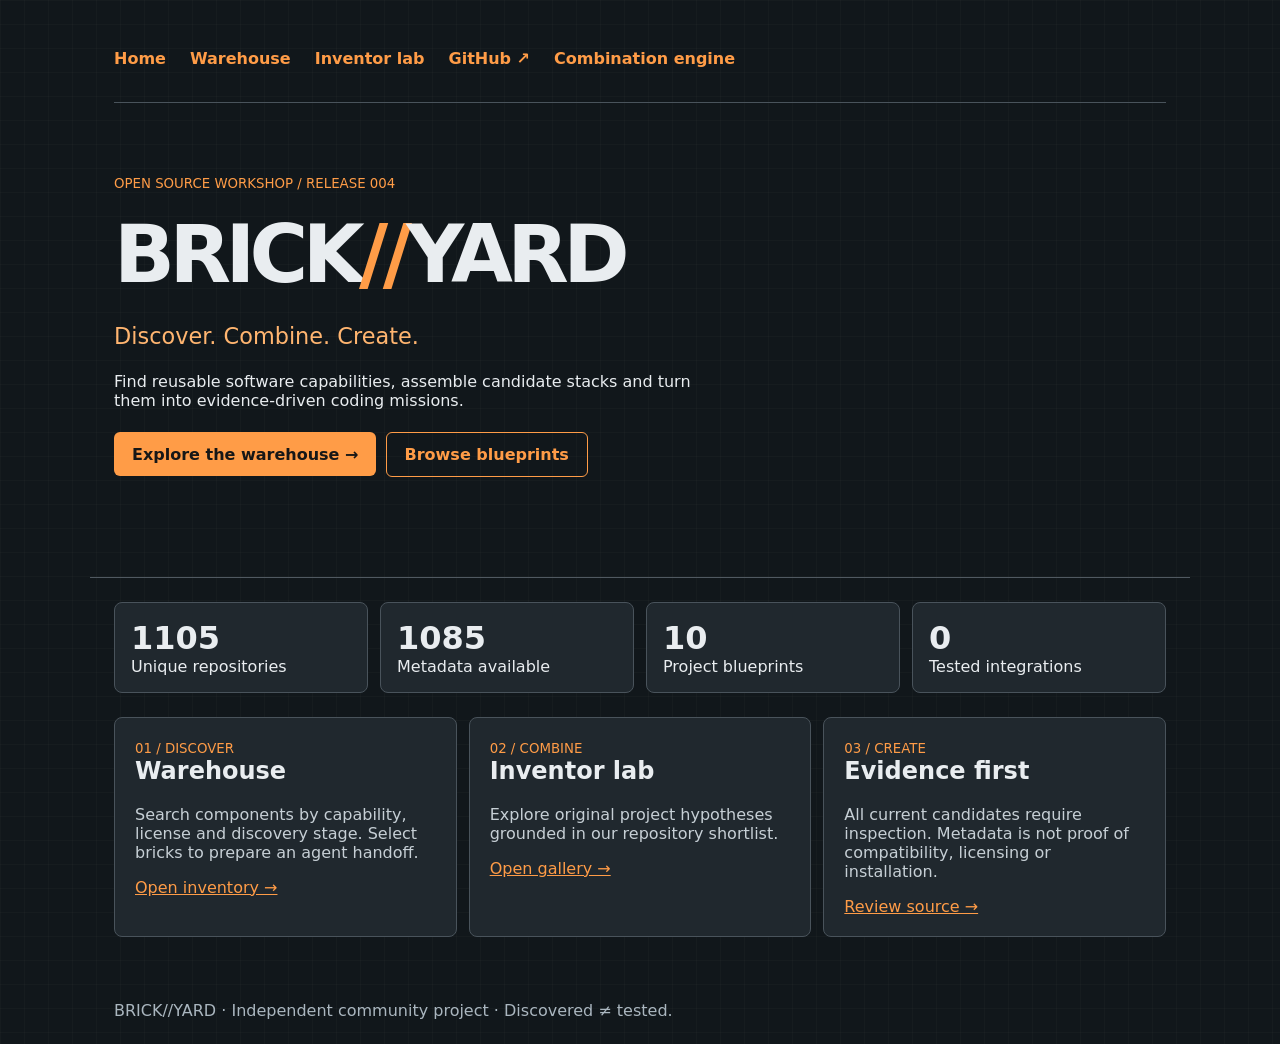
<file: docs/index.html>
<!doctype html><html lang="en"><head><meta charset="utf-8"><meta name="viewport" content="width=device-width,initial-scale=1"><title>BRICK//YARD — Open source workshop</title><link rel="stylesheet" href="style.css"><script defer src="home.js"></script></head><body><header><nav aria-label="Main navigation"><a href="index.html">Home</a><a href="warehouse.html">Warehouse</a><a href="inventor.html">Inventor lab</a><a href="https://github.com/ReidMaxim/BRICK-YARD">GitHub ↗</a><a href="combine.html">Combination engine</a></nav><div class="hero"><small>OPEN SOURCE WORKSHOP / RELEASE 004</small><h1>BRICK<span>//</span>YARD</h1><p class="lead">Discover. Combine. Create.</p><p>Find reusable software capabilities, assemble candidate stacks and turn them into evidence-driven coding missions.</p><a class="cta" href="warehouse.html">Explore the warehouse →</a> <a class="cta secondary" href="inventor.html">Browse blueprints</a></div></header><main><section aria-label="Inventory statistics" class="stats" id="stats" aria-live="polite">Loading inventory…</section><section class="grid"><article><small>01 / DISCOVER</small><h2>Warehouse</h2><p>Search components by capability, license and discovery stage. Select bricks to prepare an agent handoff.</p><a href="warehouse.html">Open inventory →</a></article><article><small>02 / COMBINE</small><h2>Inventor lab</h2><p>Explore original project hypotheses grounded in our repository shortlist.</p><a href="inventor.html">Open gallery →</a></article><article><small>03 / CREATE</small><h2>Evidence first</h2><p>All current candidates require inspection. Metadata is not proof of compatibility, licensing or installation.</p><a href="https://github.com/ReidMaxim/BRICK-YARD">Review source →</a></article></section></main><footer>BRICK//YARD · Independent community project · Discovered ≠ tested.</footer></body></html>
</file>
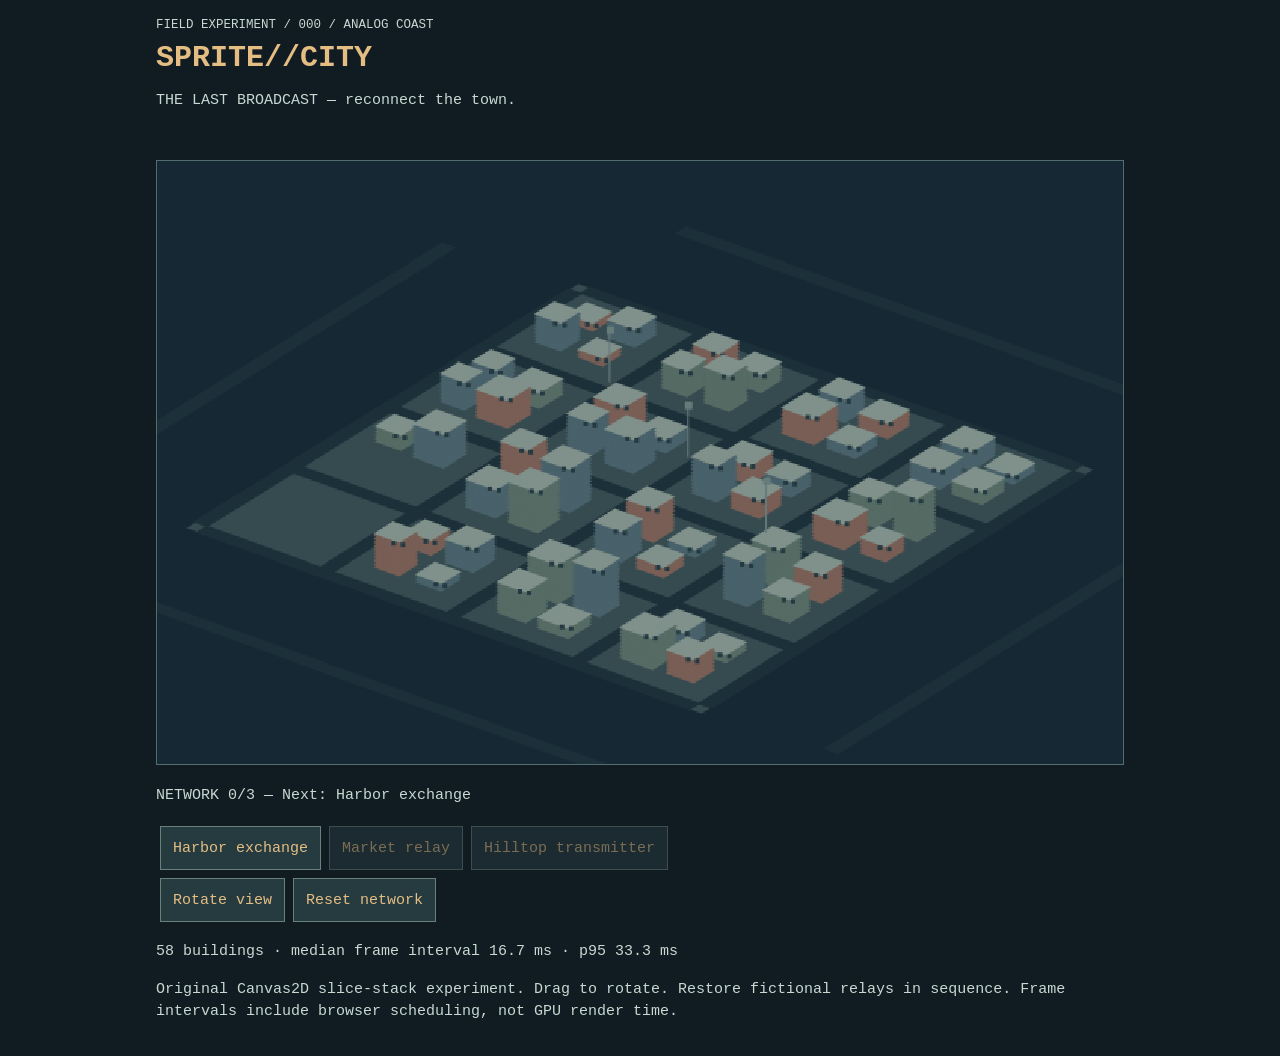
<file: experiments/sprite-city/index.html>
<!doctype html><html lang="en"><meta charset="utf-8"><meta name="viewport" content="width=device-width,initial-scale=1"><title>SPRITE//CITY — The Last Broadcast</title><style> *{box-sizing:border-box}body{margin:0;background:#101b22;color:#c7d9d0;font:15px monospace}header,main{max-width:1000px;margin:auto;padding:16px}h1{color:#e4bd83;margin:8px 0}canvas{width:100%;aspect-ratio:16/10;background:#152833;image-rendering:pixelated;touch-action:none;border:1px solid #526c70}button{background:#263b40;color:#e4bd83;border:1px solid #68827b;padding:12px;margin:4px;font:inherit;min-height:44px}button:disabled{opacity:.5}p{line-height:1.5}</style><header><small>FIELD EXPERIMENT / 000 / ANALOG COAST</small><h1>SPRITE//CITY</h1><p>THE LAST BROADCAST — reconnect the town.</p></header><main><canvas id="city" width="640" height="400" aria-label="Rotatable miniature city"></canvas><p id="signal" role="status"></p><div id="relays"></div><button id="rotate">Rotate view</button><button id="reset">Reset network</button><p id="metric"></p><p>Original Canvas2D slice-stack experiment. Drag to rotate. Restore fictional relays in sequence. Frame intervals include browser scheduling, not GPU render time.</p></main><script src="city.js"></script></html>
</file>
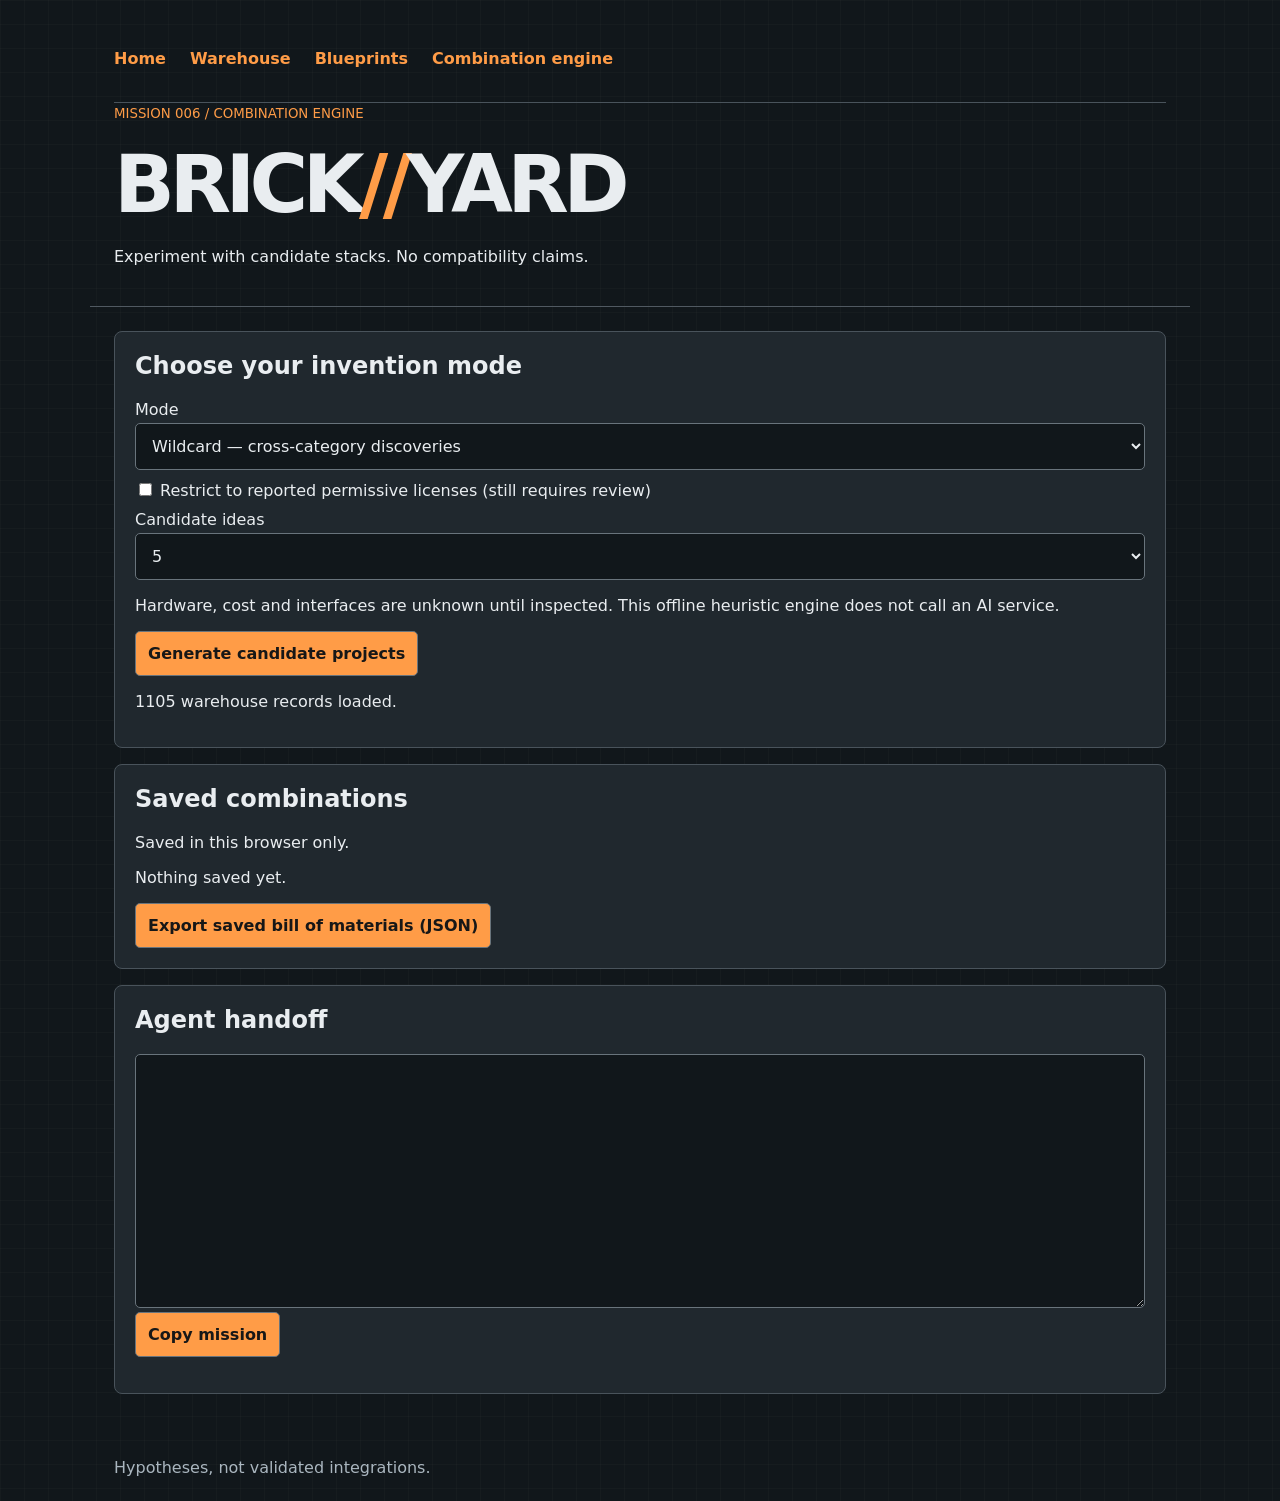
<file: docs/combine.html>
<!doctype html><html lang="en"><head><meta charset="utf-8"><meta name="viewport" content="width=device-width,initial-scale=1"><title>BRICK//YARD — Combination Engine</title><link rel="stylesheet" href="style.css"><script defer src="combine-core.js"></script><script defer src="combine-ui.js"></script></head><body><header><nav aria-label="Main navigation"><a href="index.html">Home</a><a href="warehouse.html">Warehouse</a><a href="inventor.html">Blueprints</a><a href="combine.html" aria-current="page">Combination engine</a></nav><small>MISSION 006 / COMBINATION ENGINE</small><h1>BRICK<span>//</span>YARD</h1><p>Experiment with candidate stacks. No compatibility claims.</p></header><main><section class="panel"><h2>Choose your invention mode</h2><label for="mode">Mode</label><select id="mode"><option value="wildcard">Wildcard — cross-category discoveries</option><option value="architect">Architect — match a project goal</option><option value="challenge">LEGO Challenge — choose 3–5 bricks</option></select><div id="goalbox" hidden><label for="goal">Describe your project</label><textarea id="goal" rows="3" placeholder="Local video and animation dashboard"></textarea></div><div id="pickbox" hidden><label for="picksearch">Find bricks to select</label><input id="picksearch" placeholder="Search repository or capability"><p id="selected" role="status"></p><div id="picker" class="picklist"></div></div><label><input type="checkbox" id="permissive"> Restrict to reported permissive licenses (still requires review)</label><label for="amount">Candidate ideas</label><select id="amount"><option value="5">5</option><option value="10">10</option></select><p>Hardware, cost and interfaces are unknown until inspected. This offline heuristic engine does not call an AI service.</p><button id="generate" disabled>Generate candidate projects</button><p id="notice" role="status">Loading warehouse…</p></section><section id="ideas" class="grid"></section><section class="panel"><h2>Saved combinations</h2><p>Saved in this browser only.</p><div id="saved"></div><button id="export">Export saved bill of materials (JSON)</button></section><section class="panel"><h2>Agent handoff</h2><textarea id="handoff" rows="12" readonly aria-label="Mission prompt"></textarea><button id="copy">Copy mission</button><p id="copyStatus" role="status"></p></section></main><footer>Hypotheses, not validated integrations.</footer></body></html>
</file>
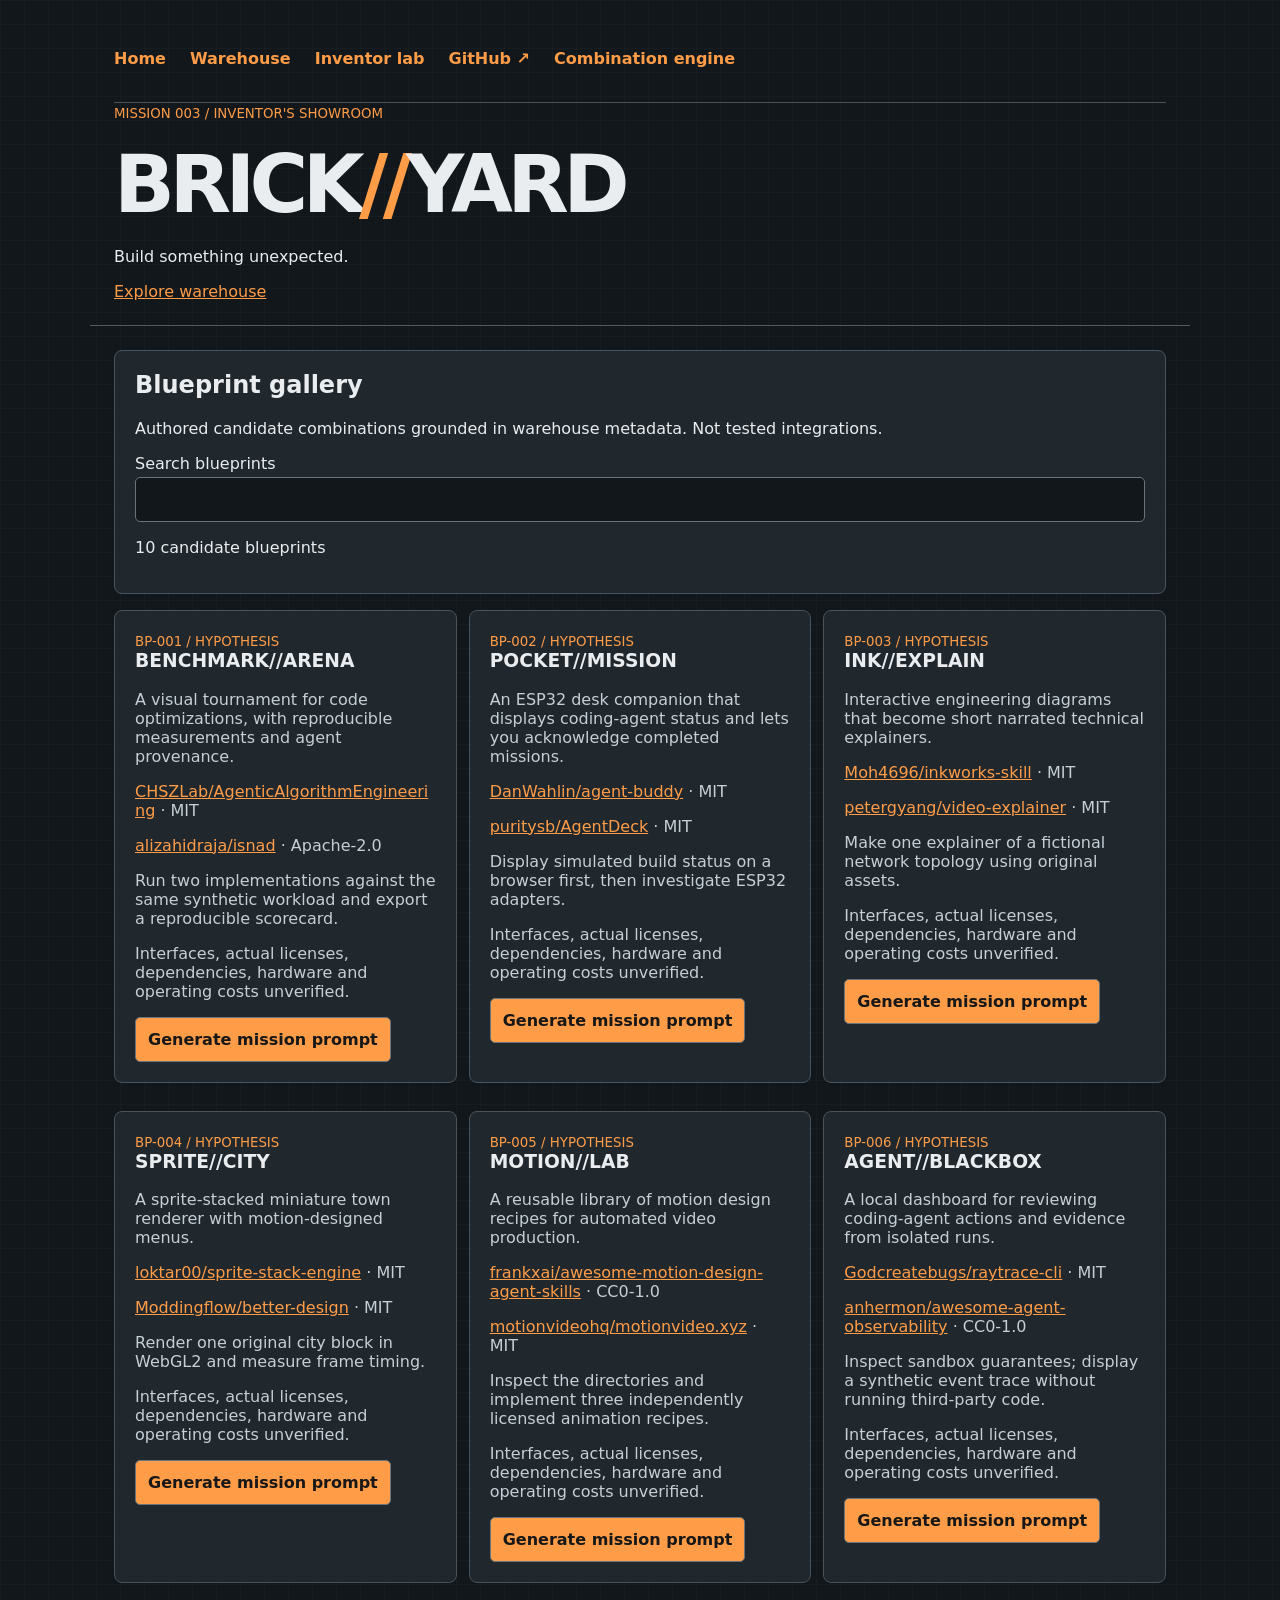
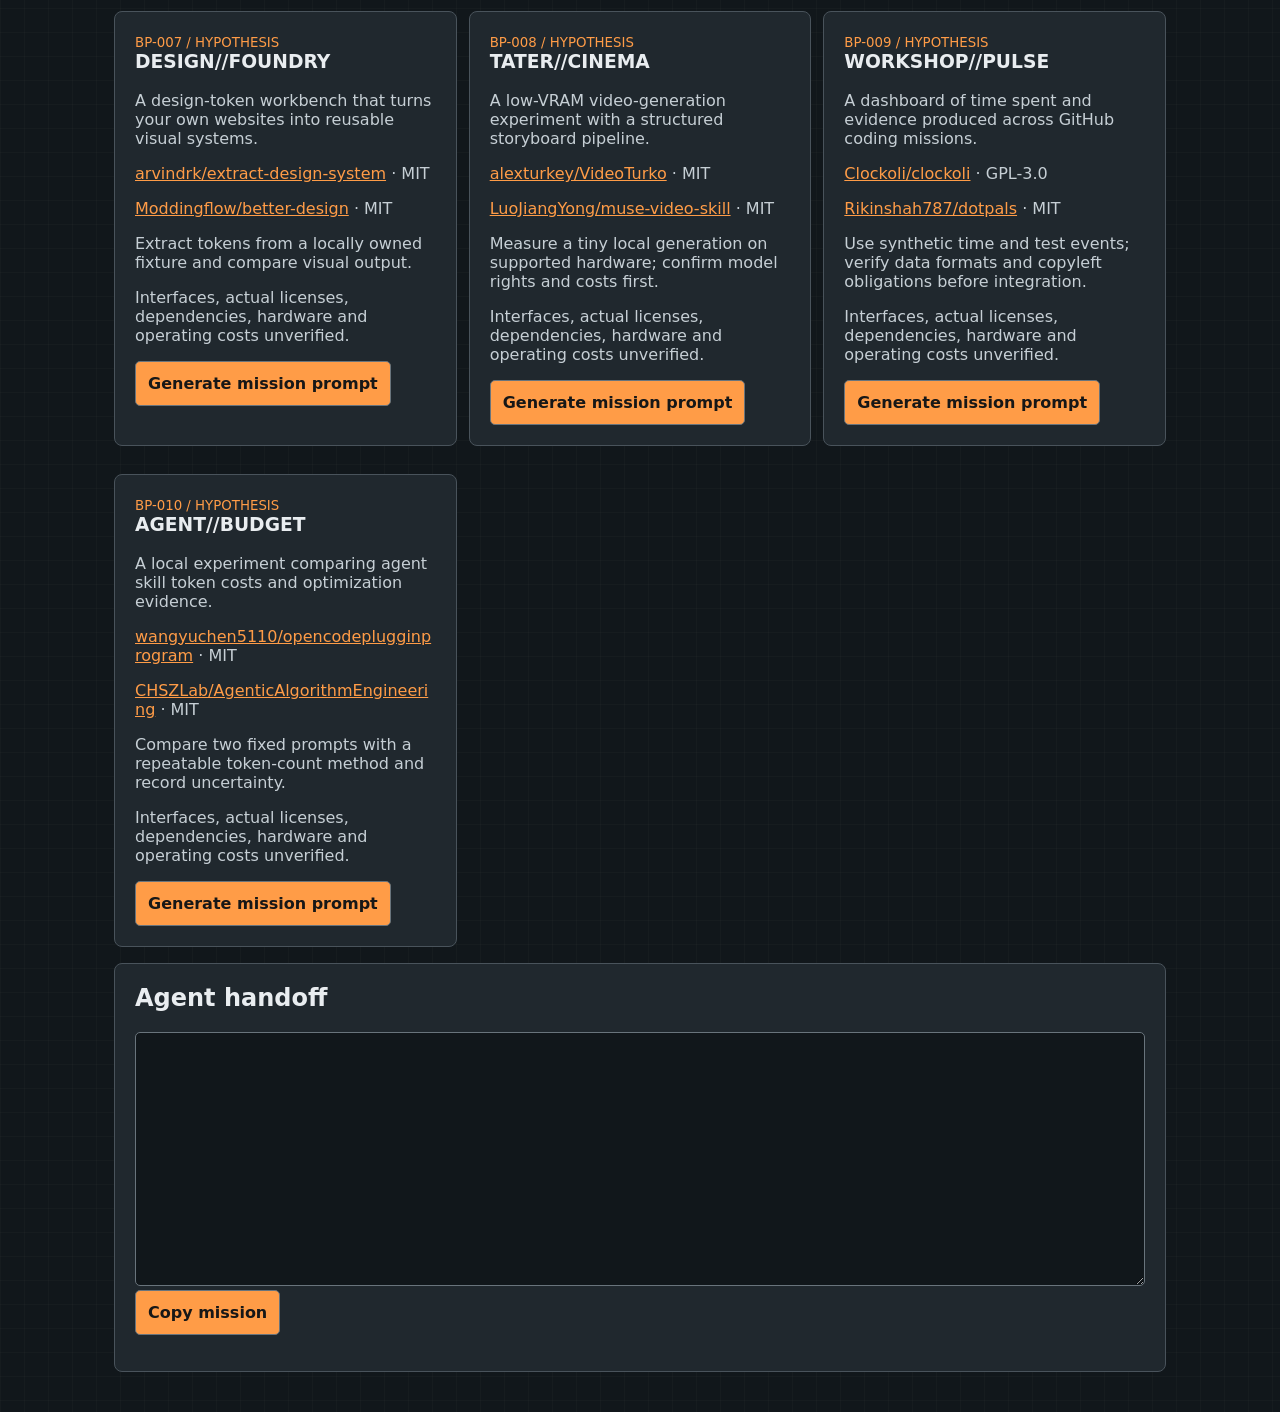
<file: docs/inventor.html>
<!doctype html><html lang="en"><head><meta charset="utf-8"><meta name="viewport" content="width=device-width,initial-scale=1"><title>BRICK//YARD Inventor</title><link rel="stylesheet" href="style.css"><script defer src="inventor.js"></script></head><body><header><nav aria-label="Main navigation"><a href="index.html">Home</a><a href="warehouse.html">Warehouse</a><a href="inventor.html">Inventor lab</a><a href="https://github.com/ReidMaxim/BRICK-YARD">GitHub ↗</a><a href="combine.html">Combination engine</a></nav><small>MISSION 003 / INVENTOR'S SHOWROOM</small><h1>BRICK<span>//</span>YARD</h1><p>Build something unexpected.</p><a href="warehouse.html">Explore warehouse</a></header><main><section class="panel"><h2>Blueprint gallery</h2><p>Authored candidate combinations grounded in warehouse metadata. Not tested integrations.</p><label for="q">Search blueprints</label><input id="q"><p id="status" role="status"></p></section><section id="gallery" class="grid"></section><section class="panel"><h2>Agent handoff</h2><textarea id="handoff" rows="12" readonly aria-label="Mission prompt"></textarea><button id="copy">Copy mission</button><p id="copystatus" role="status"></p></section></main></body></html>
</file>
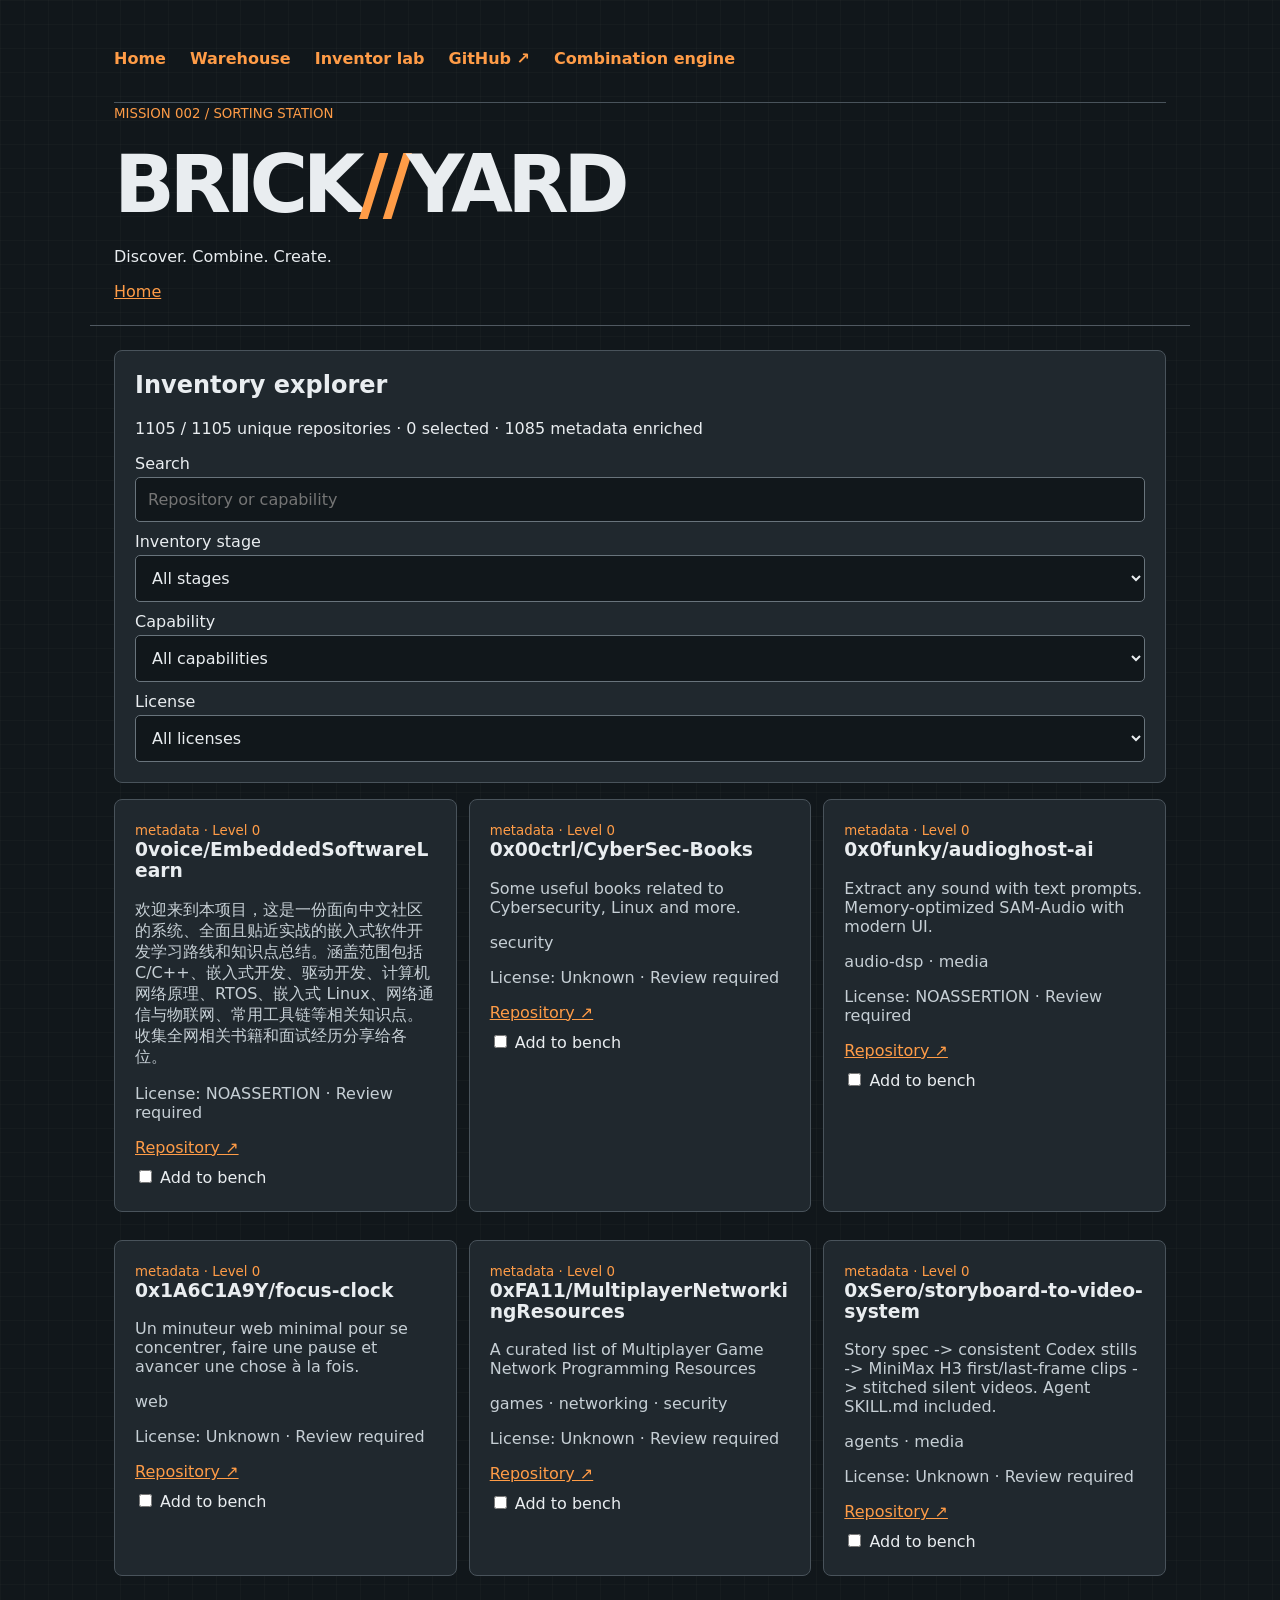
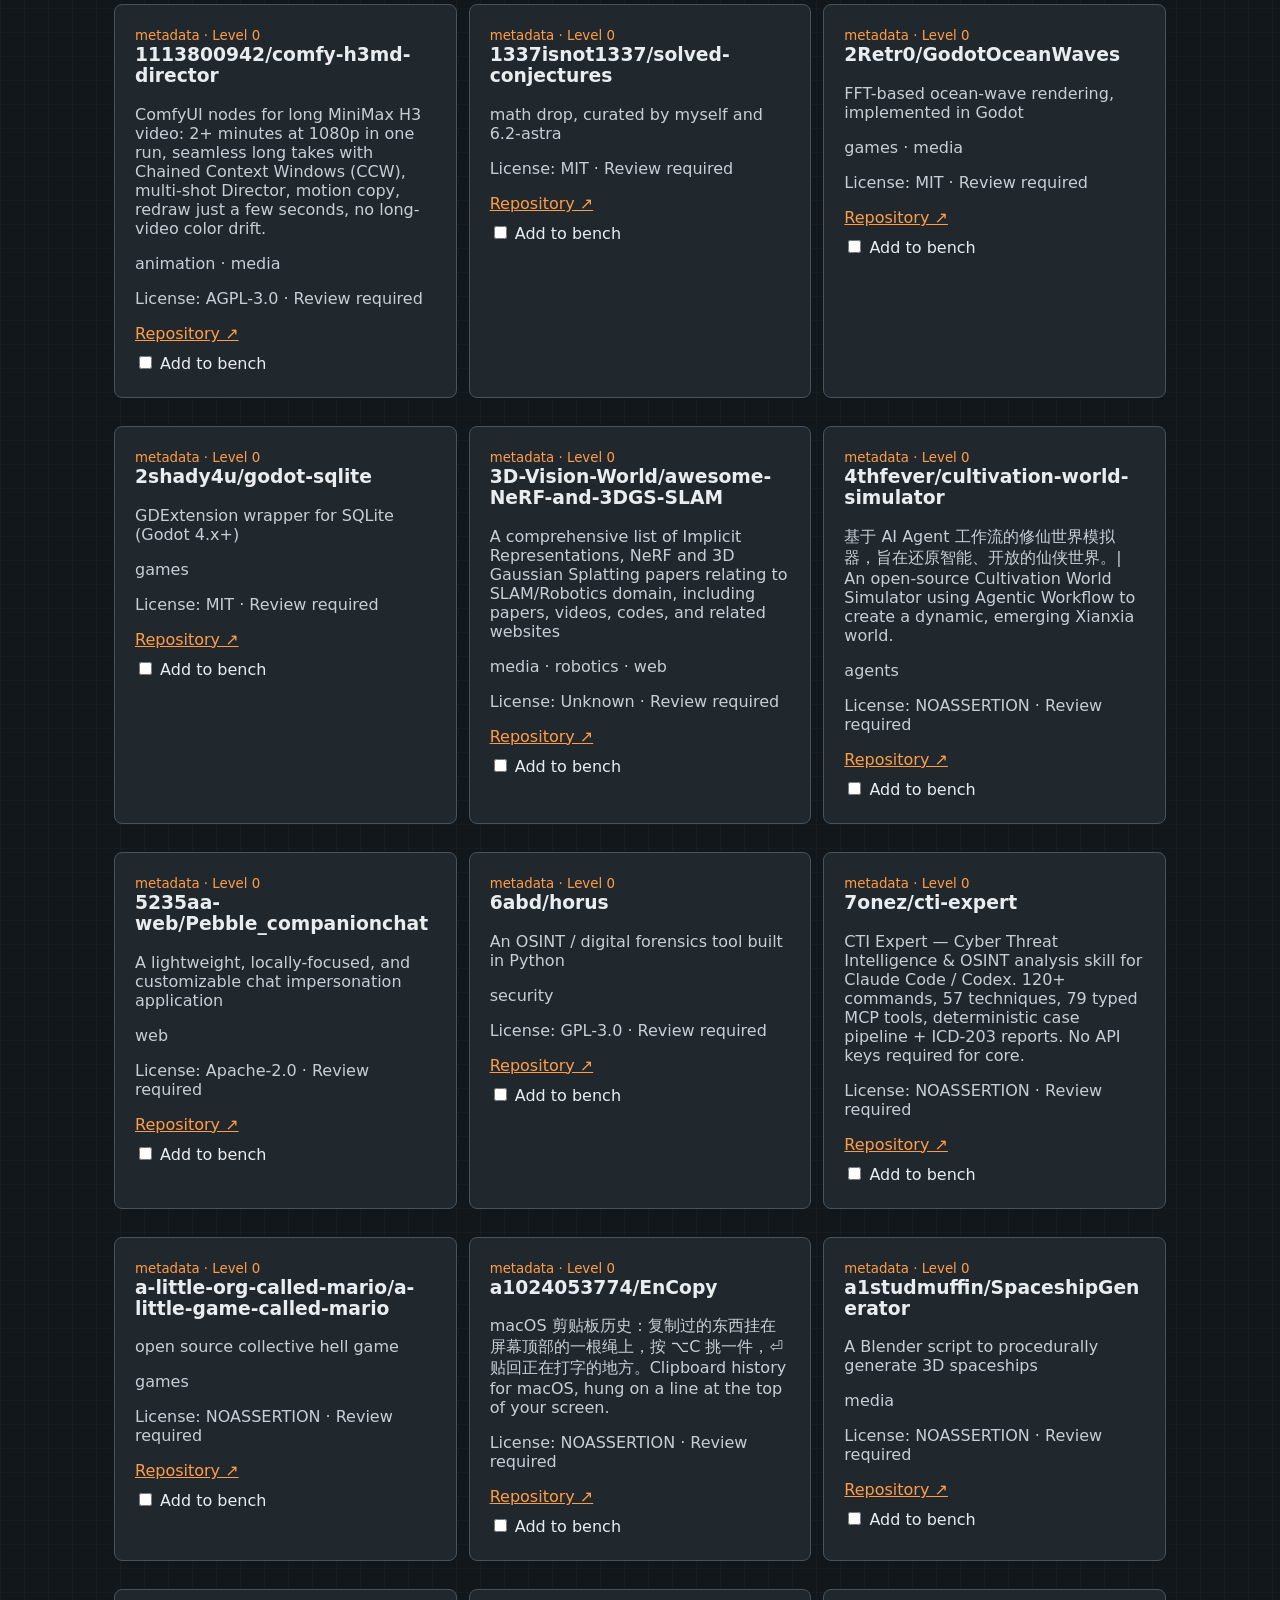
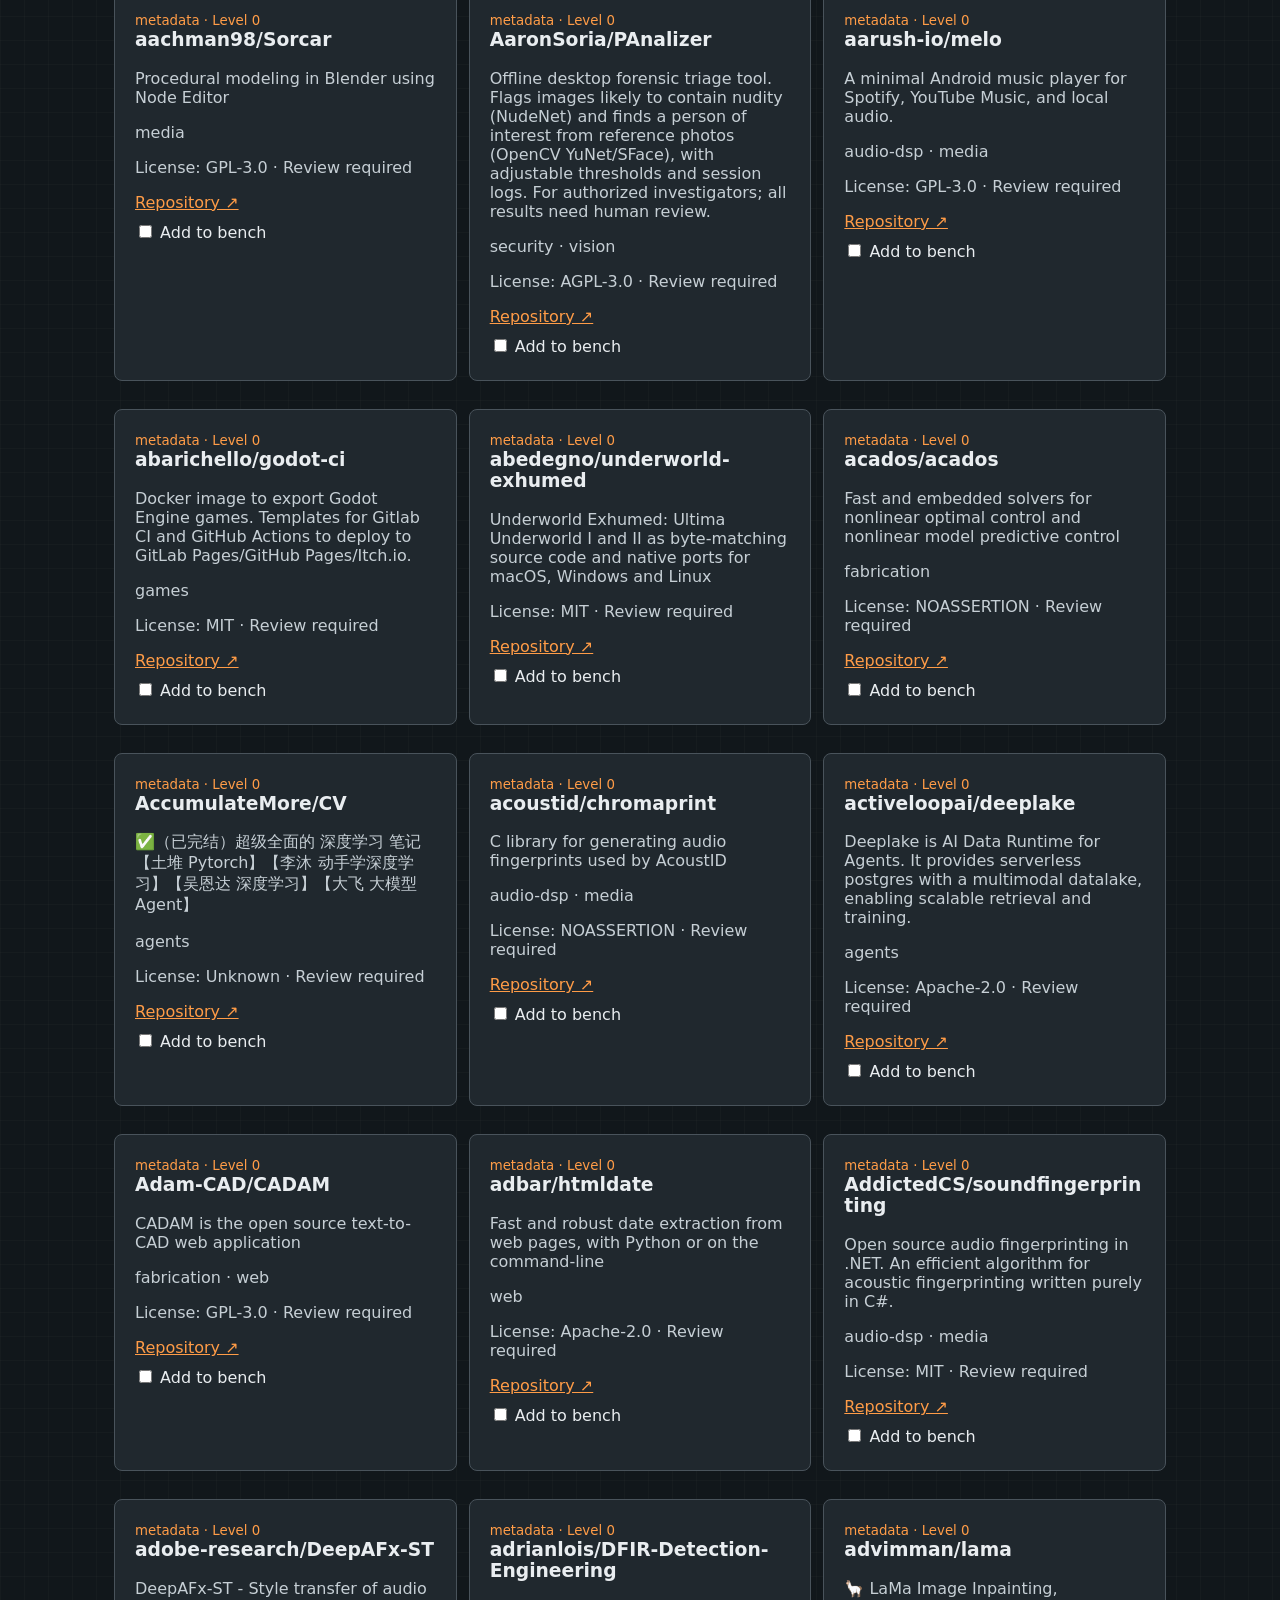
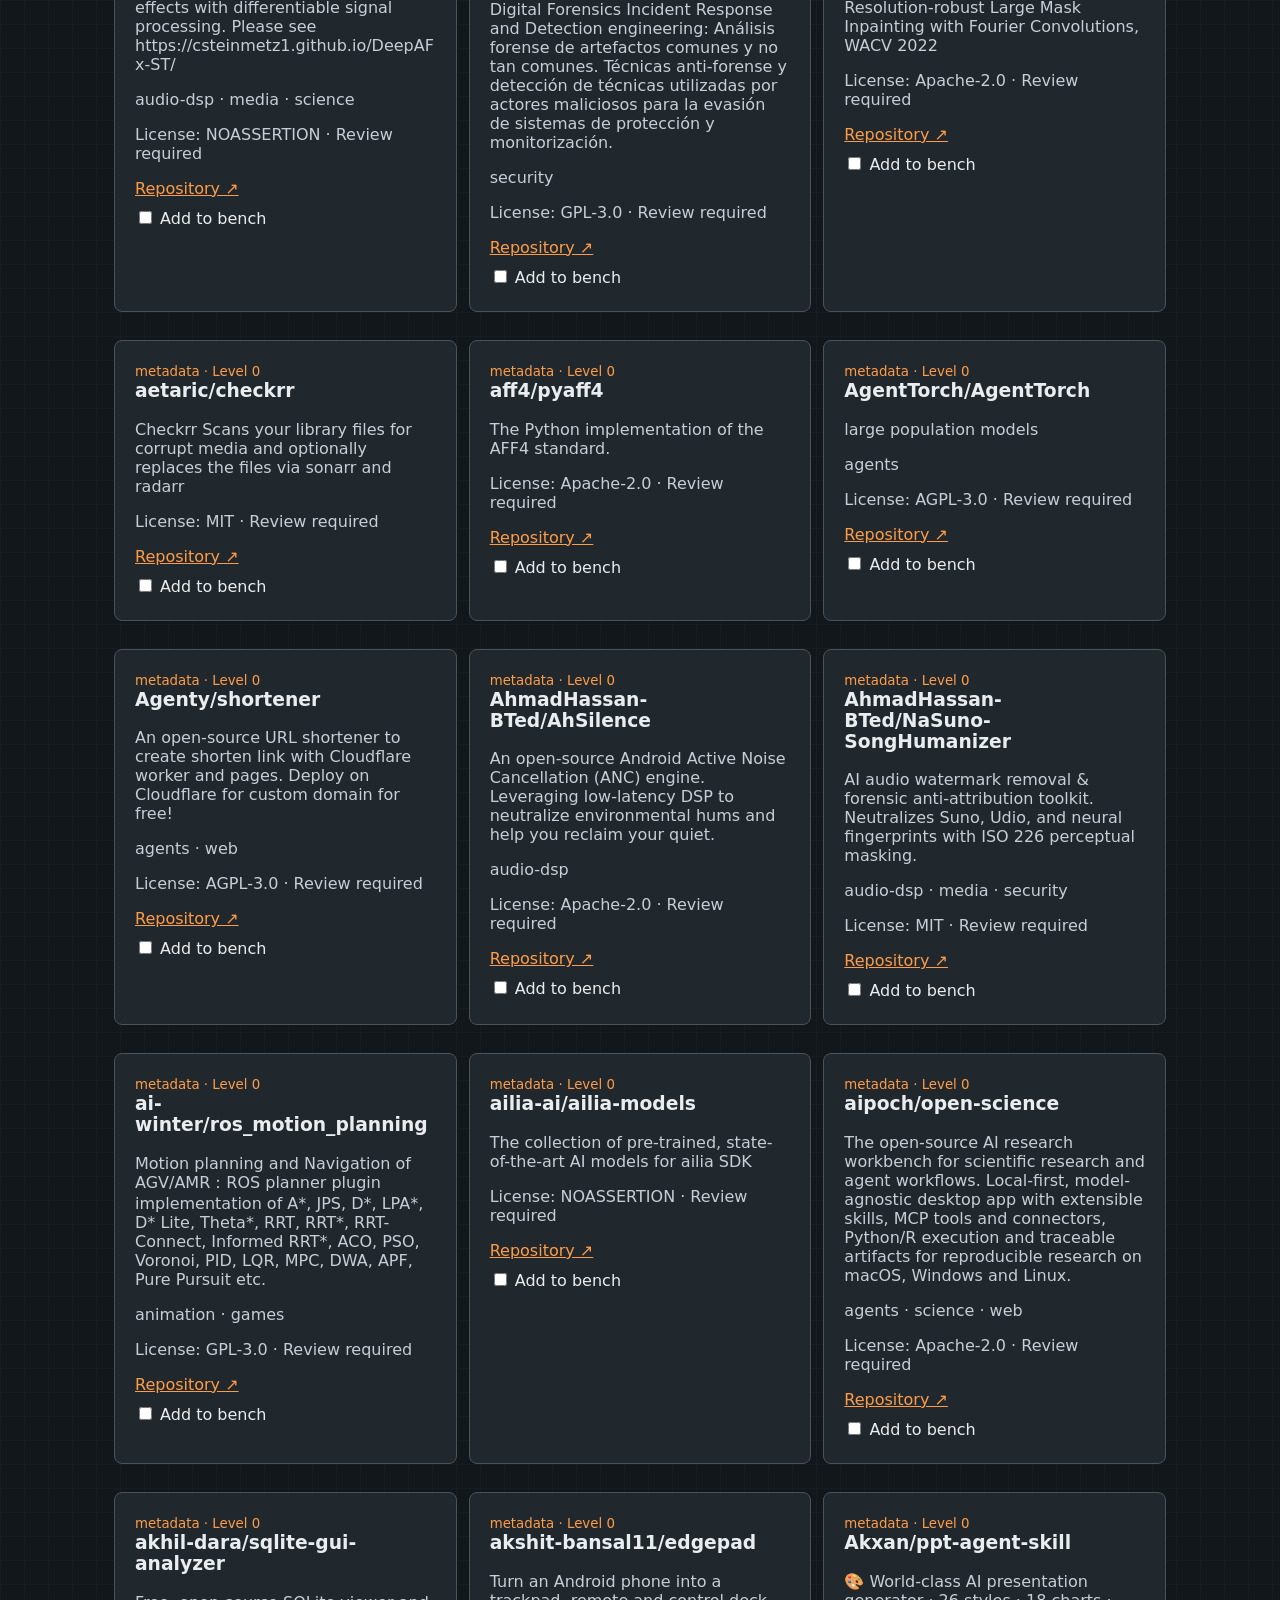
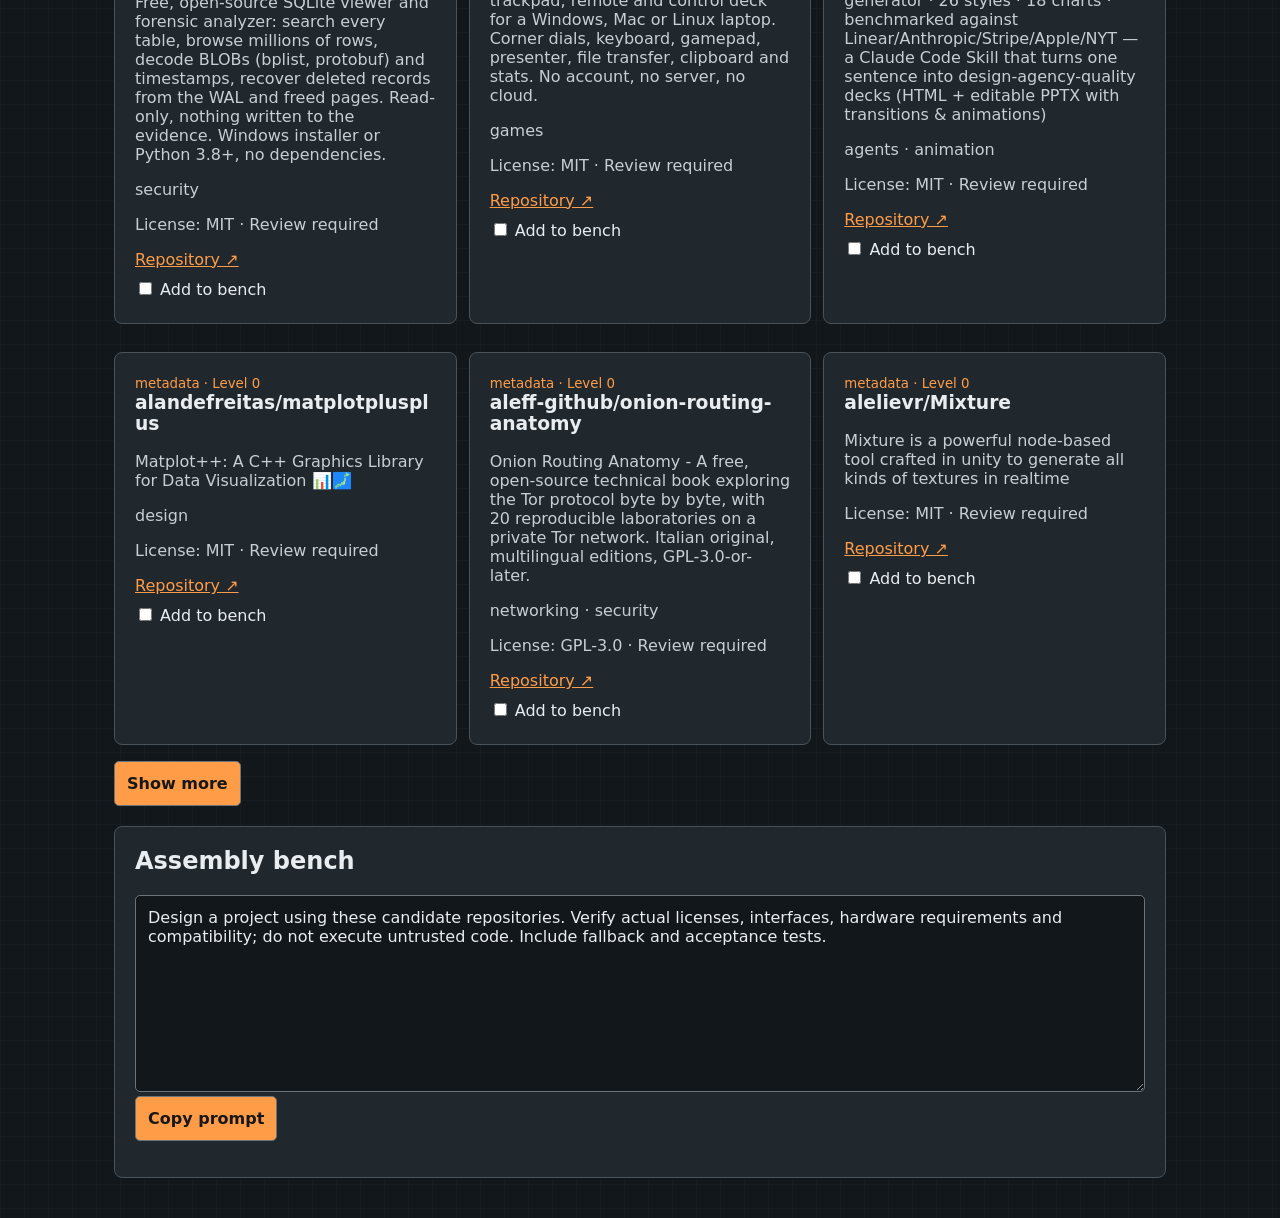
<file: docs/warehouse.html>
<!doctype html><html lang="en"><head><meta charset="utf-8"><meta name="viewport" content="width=device-width,initial-scale=1"><title>BRICK//YARD Warehouse</title><link rel="stylesheet" href="style.css"><script defer src="warehouse.js"></script></head><body><header><nav aria-label="Main navigation"><a href="index.html">Home</a><a href="warehouse.html">Warehouse</a><a href="inventor.html">Inventor lab</a><a href="https://github.com/ReidMaxim/BRICK-YARD">GitHub ↗</a><a href="combine.html">Combination engine</a></nav><small>MISSION 002 / SORTING STATION</small><h1>BRICK<span>//</span>YARD</h1><p>Discover. Combine. Create.</p><a href="index.html">Home</a></header><main><section class="panel"><h2>Inventory explorer</h2><p id="summary" role="status">Loading…</p><label for="search">Search</label><input id="search" placeholder="Repository or capability"><label for="stage">Inventory stage</label><select id="stage"><option value="">All stages</option><option value="seed">Seed</option><option value="metadata">Metadata enriched</option><option value="discovered">Raw discovery</option></select><label for="tag">Capability</label><select id="tag"><option value="">All capabilities</option></select><label for="license">License</label><select id="license"><option value="">All licenses</option></select></section><section id="results" class="grid"></section><button id="more">Show more</button><section class="panel"><h2>Assembly bench</h2><textarea id="prompt" rows="9" readonly aria-label="Agent prompt"></textarea><button id="copy">Copy prompt</button><p id="status" role="status"></p></section></main></body></html>
</file>
<file: docs/style.css>
*{box-sizing:border-box}body{margin:0;background:#11171b;color:#e9edf0;font:16px system-ui,sans-serif;background-image:linear-gradient(#ffffff05 1px,transparent 1px),linear-gradient(90deg,#ffffff05 1px,transparent 1px);background-size:24px 24px}header,main,footer{max-width:1100px;margin:auto;padding:24px}header{border-bottom:1px solid #505961}h1{font-size:clamp(2.4rem,8vw,5rem);letter-spacing:-.07em;margin:.2em 0}h1 span,small,a{color:#ff9c47}h2,h3{margin-top:0}.panel,article{background:#20282e;border:1px solid #49535b;border-radius:8px;padding:20px;margin-bottom:16px}.grid{display:grid;grid-template-columns:repeat(auto-fit,minmax(min(100%,270px),1fr));gap:12px}label{display:block;margin:10px 0 4px}input,select,textarea,button{font:inherit;border:1px solid #69747c;border-radius:5px;padding:12px;background:#11171b;color:inherit}input,select,textarea{width:100%}input[type=checkbox]{width:auto}button{background:#ff9c47;color:#171717;font-weight:bold;cursor:pointer}a{overflow-wrap:anywhere}footer{color:#aab6bf}article p{color:#c6cfd5} :focus-visible{outline:3px solid #ff9c47;outline-offset:3px}
nav{display:flex;flex-wrap:wrap;gap:12px 24px;padding:12px 0 22px;border-bottom:1px solid #49535b}nav a,.cta{display:inline-flex;align-items:center;min-height:44px;font-weight:650}nav a{text-decoration:none}.hero{padding:clamp(24px,6vw,70px) 0}.hero p{max-width:60ch}.lead{font-size:1.4rem;color:#ffb570}.cta{background:#ff9c47;color:#171717;border-radius:6px;padding:12px 18px;text-decoration:none;margin:6px 4px 6px 0}.cta.secondary{background:transparent;color:#ff9c47;border:1px solid #ff9c47}.stats{display:grid;grid-template-columns:repeat(auto-fit,minmax(130px,1fr));gap:12px;margin-bottom:24px}.stat{border:1px solid #49535b;background:#20282e;padding:16px;border-radius:8px}.stat strong{display:block;font-size:2rem}article{min-width:0;overflow-wrap:anywhere}button{min-height:44px}#more{margin-bottom:20px}textarea{resize:vertical}@media(max-width:480px){header,main,footer{padding:16px}.panel,article{padding:16px}nav{gap:6px 15px}}
.picklist{max-height:360px;overflow:auto;border:1px solid #49535b;padding:8px}.picklist label{padding:8px;overflow-wrap:anywhere}.picklist input{margin-right:8px}.saved-row{border-bottom:1px solid #49535b;padding:12px 0}#ideas button,.saved-row button{margin:4px 6px 4px 0}[hidden]{display:none!important}
</file>
